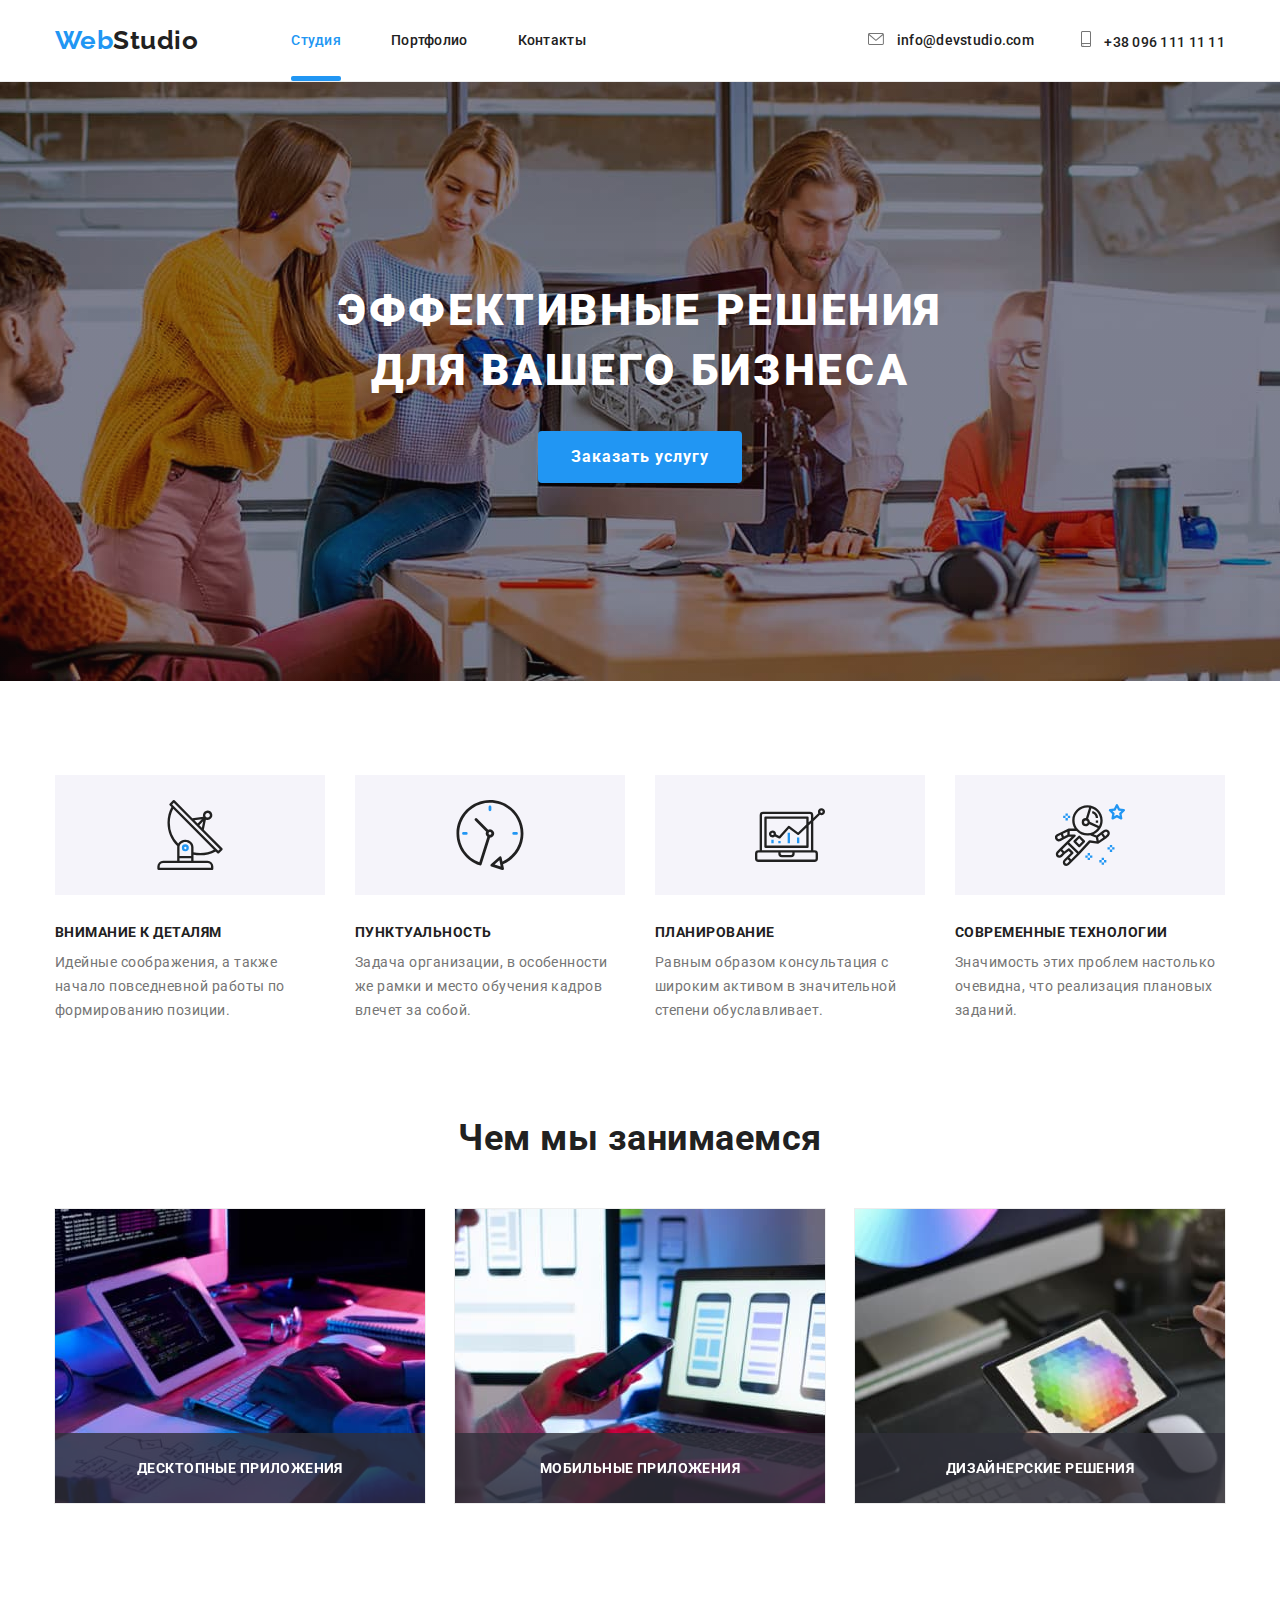
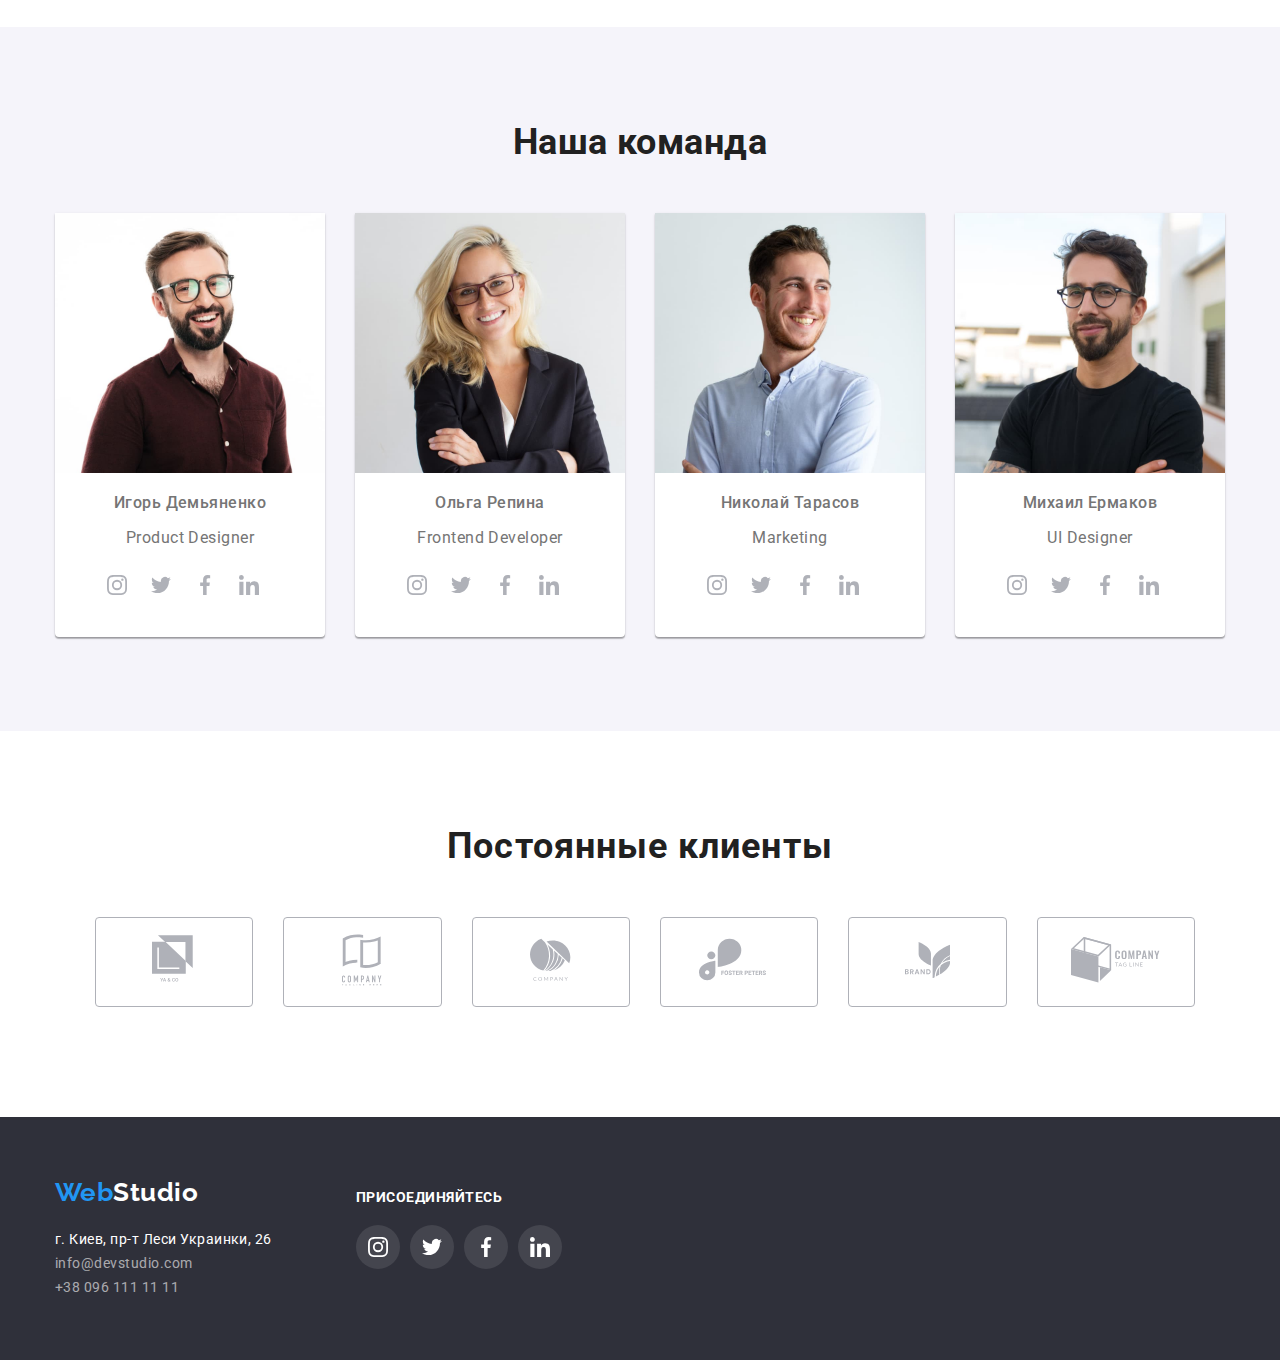
<file: index.html>
<!DOCTYPE html>
<html lang="ru">
  <head>
    <meta charset="UTF-8" />
    <meta name="viewport" content="width=device-width, initial-scale=1.0" />
    <title>Document</title>
    <link href="https://fonts.googleapis.com/css2?family=Raleway:wght@700&family=Roboto:wght@400;500;700;900&display=swap" rel="stylesheet">  
    <link
      rel="stylesheet"
      href="https://cdnjs.cloudflare.com/ajax/libs/modern-normalize/0.6.0/modern-normalize.min.css"
    />
    <link rel="stylesheet" href="./css/styles.css" />
  </head>
  <body>
    <!--Шапка-->
    <header class="header">
      <nav class="container main-nav">
        <a href="./index.html" class="logo">
          Web<span class="logo-span">Studio</span></a
        >
        <ul class="site-nav list">
          <li class="item">
            <a href="./index.html" class="link current">Студия</a>
          </li>
          <li class="item">
            <a href="./portfolio.html" class="link">Портфолио</a>
          </li>
          <li class="item"><a href="" class="link">Контакты</a></li>
        </ul>

        <ul class="auth-nav list">
          <li class="item">
            <a href="mailto:info@devstudio.com" class="link">
              <svg class="link-icon envelope">
                <use href="./images/sprite.svg#icon-envelope"></use>
              </svg>
              info@devstudio.com</a
            >
          </li>
          <li class="item">
            <a href="tel:+380961111111" class="link"
              ><svg class="link-icon smartphone">
                <use href="./images/sprite.svg#icon-smartphone"></use>
              </svg>
              +38 096 111 11 11</a
            >
          </li>
        </ul>
      </nav>
    </header>
    <main>
      <!--Герой-->
      <section class="hero-container">
        <h1 class="hero-title">
          Эффективные решения <br />
          для вашего бизнеса
        </h1>
        <a class="button hero" data-modal-open>Заказать услугу</a>
        <div class="backdrop is-hidden" data-modal>
          <div class="modal">
            <div class="close" data-modal-close></div>
          </div>
        </div>
      </section>

      <!--Особенности-->
      <section class="section features">
        <div class="container">
          <ul class="advantages list">
            <li class="item">
              <div class="advantages-icon">
                <svg class="adv-icon">
                  <use href="./images/sprite.svg#icon-antenna"></use>
                </svg>
              </div>
              <h3 class="title">Внимание к деталям</h3>
              <p class="text">
                Идейные соображения, а также начало повседневной работы по
                формированию позиции.
              </p>
            </li>
            <li class="item">
              <div class="advantages-icon">
                <svg class="adv-icon">
                  <use href="./images/sprite.svg#icon-clock"></use>
                </svg>
              </div>
              <h3 class="title">Пунктуальность</h3>
              <p class="text">
                Задача организации, в особенности же рамки и место обучения
                кадров влечет за собой.
              </p>
            </li>
            <li class="item">
              <div class="advantages-icon">
                <svg class="adv-icon">
                  <use href="./images/sprite.svg#icon-diagram"></use>
                </svg>
              </div>
              <h3 class="title">Планирование</h3>
              <p class="text">
                Равным образом консультация с широким активом в значительной
                степени обуславливает.
              </p>
            </li>
            <li class="item">
              <div class="advantages-icon">
                <svg class="adv-icon">
                  <use href="./images/sprite.svg#icon-astronaut"></use>
                </svg>
              </div>
              <h3 class="title">Современные технологии</h3>
              <p class="text">
                Значимость этих проблем настолько очевидна, что реализация
                плановых заданий.
              </p>
            </li>
          </ul>
        </div>
      </section>
      <!--Чем мы занимаемся-->
      <section class="section task">
        <div class="container">
          <h2 class="section-title">Чем мы занимаемся</h2>
          <ul class="tasks list">
            <li class="item">
              <div class="border">
                <img
                  src="./images/first.jpg"
                  alt="Разработчик печатает код"
                  width="370"
                />
                <div class="title">Десктопные приложения</div>
              </div>
            </li>
            <li class="item">
              <div class="border">
                <img
                  src="./images/second.jpg"
                  alt="Разработчик работает над мобильным приложением"
                  width="370"
                />
                <div class="title">Мобильные приложения</div>
              </div>
            </li>
            <li class="item">
              <div class="border">
                <img
                  src="./images/third.jpg"
                  alt="Дизайнер работает с палитрой на планшете"
                  width="370"
                />
                <div class="title">Дизайнерские решения</div>
              </div>
            </li>
          </ul>
        </div>
      </section>
      <!--Наша команда-->
      <section class="section team">
        <div class="container">
          <h2 class="section-title">Наша команда</h2>
          <ul class="employees list">
            <li class="item">
              <img src="./images/member1.jpg" alt="Член команды" width="270" />
              <h3 class="team-title">Игорь Демьяненко</h3>
              <p lang="en" class="post">Product Designer</p>
              <ul class="social-icon-list">
                <li>
                  <a class="social-icon-link" href="">
                    <svg class="social-icon">
                      <use href="./images/sprite.svg#icon-instagram"></use>
                    </svg>
                  </a>
                </li>
                <li>
                  <a class="social-icon-link" href="">
                    <svg class="social-icon">
                      <use href="./images/sprite.svg#icon-twitter"></use>
                    </svg>
                  </a>
                </li>
                <li>
                  <a class="social-icon-link" href="">
                    <svg class="social-icon">
                      <use href="./images/sprite.svg#icon-facebook"></use>
                    </svg>
                  </a>
                </li>
                <li>
                  <a class="social-icon-link" href="">
                    <svg class="social-icon">
                      <use href="./images/sprite.svg#icon-linkedin"></use>
                    </svg>
                  </a>
                </li>
              </ul>
            </li>
            <li class="item">
              <img src="./images/member2.jpg" alt="Член команды" width="270" />
              <h3 class="team-title">Ольга Репина</h3>
              <p lang="en" class="post">Frontend Developer</p>
              <ul class="social-icon-list">
                <li>
                  <a class="social-icon-link" href="">
                    <svg class="social-icon">
                      <use href="./images/sprite.svg#icon-instagram"></use>
                    </svg>
                  </a>
                </li>
                <li>
                  <a class="social-icon-link" href="">
                    <svg class="social-icon">
                      <use href="./images/sprite.svg#icon-twitter"></use>
                    </svg>
                  </a>
                </li>
                <li>
                  <a class="social-icon-link" href="">
                    <svg class="social-icon">
                      <use href="./images/sprite.svg#icon-facebook"></use>
                    </svg>
                  </a>
                </li>
                <li>
                  <a class="social-icon-link" href="">
                    <svg class="social-icon">
                      <use href="./images/sprite.svg#icon-linkedin"></use>
                    </svg>
                  </a>
                </li>
              </ul>
            </li>
            <li class="item">
              <img src="./images/member3.jpg" alt="Член команды" width="270" />
              <h3 class="team-title">Николай Тарасов</h3>
              <p lang="en" class="post">Marketing</p>
              <ul class="social-icon-list">
                <li>
                  <a class="social-icon-link" href="">
                    <svg class="social-icon">
                      <use href="./images/sprite.svg#icon-instagram"></use>
                    </svg>
                  </a>
                </li>
                <li>
                  <a class="social-icon-link" href="">
                    <svg class="social-icon">
                      <use href="./images/sprite.svg#icon-twitter"></use>
                    </svg>
                  </a>
                </li>
                <li>
                  <a class="social-icon-link" href="">
                    <svg class="social-icon">
                      <use href="./images/sprite.svg#icon-facebook"></use>
                    </svg>
                  </a>
                </li>
                <li>
                  <a class="social-icon-link" href="">
                    <svg class="social-icon">
                      <use href="./images/sprite.svg#icon-linkedin"></use>
                    </svg>
                  </a>
                </li>
              </ul>
            </li>
            <li class="item">
              <img src="./images/member4.jpg" alt="Член команды" width="270" />
              <h3 class="team-title">Михаил Ермаков</h3>
              <p lang="en" class="post">UI Designer</p>
              <ul class="social-icon-list">
                <li>
                  <a class="social-icon-link" href="">
                    <svg class="social-icon">
                      <use href="./images/sprite.svg#icon-instagram"></use>
                    </svg>
                  </a>
                </li>
                <li>
                  <a class="social-icon-link" href="">
                    <svg class="social-icon">
                      <use href="./images/sprite.svg#icon-twitter"></use>
                    </svg>
                  </a>
                </li>
                <li>
                  <a class="social-icon-link" href="">
                    <svg class="social-icon">
                      <use href="./images/sprite.svg#icon-facebook"></use>
                    </svg>
                  </a>
                </li>
                <li>
                  <a class="social-icon-link" href="">
                    <svg class="social-icon">
                      <use href="./images/sprite.svg#icon-linkedin"></use>
                    </svg>
                  </a>
                </li>
              </ul>
            </li>
          </ul>
        </div>
      </section>
      <!-- Клиенты -->
      <section class="permanent-clients">
        <div class="container">
          <h2 class="clients-title">Постоянные клиенты</h2>
          <ul class="permanent-clients-flex">
            <li class="permanent-clients-li">
              <a class="permanent-clients-link" href="">
                <svg class="permanent-clients logo1">
                  <use href="./images/sprite.svg#icon-logo1"></use>
                </svg>
              </a>
            </li>
            <li class="permanent-clients-li">
              <a class="permanent-clients-link" href="">
                <svg class="permanent-clients logo2">
                  <use href="./images/sprite.svg#icon-logo2"></use>
                </svg>
              </a>
            </li>
            <li class="permanent-clients-li">
              <a class="permanent-clients-link" href="">
                <svg class="permanent-clients logo3">
                  <use href="./images/sprite.svg#icon-logo3"></use>
                </svg>
              </a>
            </li>
            <li class="permanent-clients-li">
              <a class="permanent-clients-link" href="">
                <svg class="permanent-clients logo4">
                  <use href="./images/sprite.svg#icon-logo4"></use>
                </svg>
              </a>
            </li>
            <li class="permanent-clients-li">
              <a class="permanent-clients-link" href="">
                <svg class="permanent-clients logo5">
                  <use href="./images/sprite.svg#icon-logo5"></use>
                </svg>
              </a>
            </li>
            <li class="permanent-clients-li">
              <a class="permanent-clients-link" href="">
                <svg class="permanent-clients logo6">
                  <use href="./images/sprite.svg#icon-logo6"></use>
                </svg>
              </a>
            </li>
          </ul>
        </div>
      </section>
    </main>
    <!--Футер-->
    <footer class="footer">
      <div class="container">
        <div class="adress">
          <a href="./index.html" class="logo">
            Web<span class="logo-span-footer">Studio</span></a
          >
          <p class="text">г. Киев, пр-т Леси Украинки, 26</p>
          <a href="mailto:info@devstudio.com" class="link"
            >info@devstudio.com</a
          >
          <br />
          <a href="tel:+380961111111" class="link">+38 096 111 11 11</a>
        </div>
        <div class="footer-invite">
          <h2 class="footer-invite-title">Присоединяйтесь</h2>
          <ul class="footer-icon-list">
            <li class="footer-social-icon">
              <a class="footer-social-link" href="">
                <svg class="social-icon footer-social-item">
                  <use href="./images/sprite.svg#icon-instagram"></use>
                </svg>
              </a>
            </li>
            <li class="footer-social-icon">
              <a class="footer-social-link" href="">
                <svg class="social-icon footer-social-item">
                  <use href="./images/sprite.svg#icon-twitter"></use>
                </svg>
              </a>
            </li>
            <li class="footer-social-icon">
              <a class="footer-social-link" href="">
                <svg class="social-icon footer-social-item">
                  <use href="./images/sprite.svg#icon-facebook"></use>
                </svg>
              </a>
            </li>
            <li class="footer-social-icon">
              <a class="footer-social-link" href="">
                <svg class="social-icon footer-social-item">
                  <use href="./images/sprite.svg#icon-linkedin"></use>
                </svg>
              </a>
            </li>
          </ul>
        </div>
      </div>
    </footer>

    <script src="./JS/modal.js"></script>
  </body>
</html>
</file>
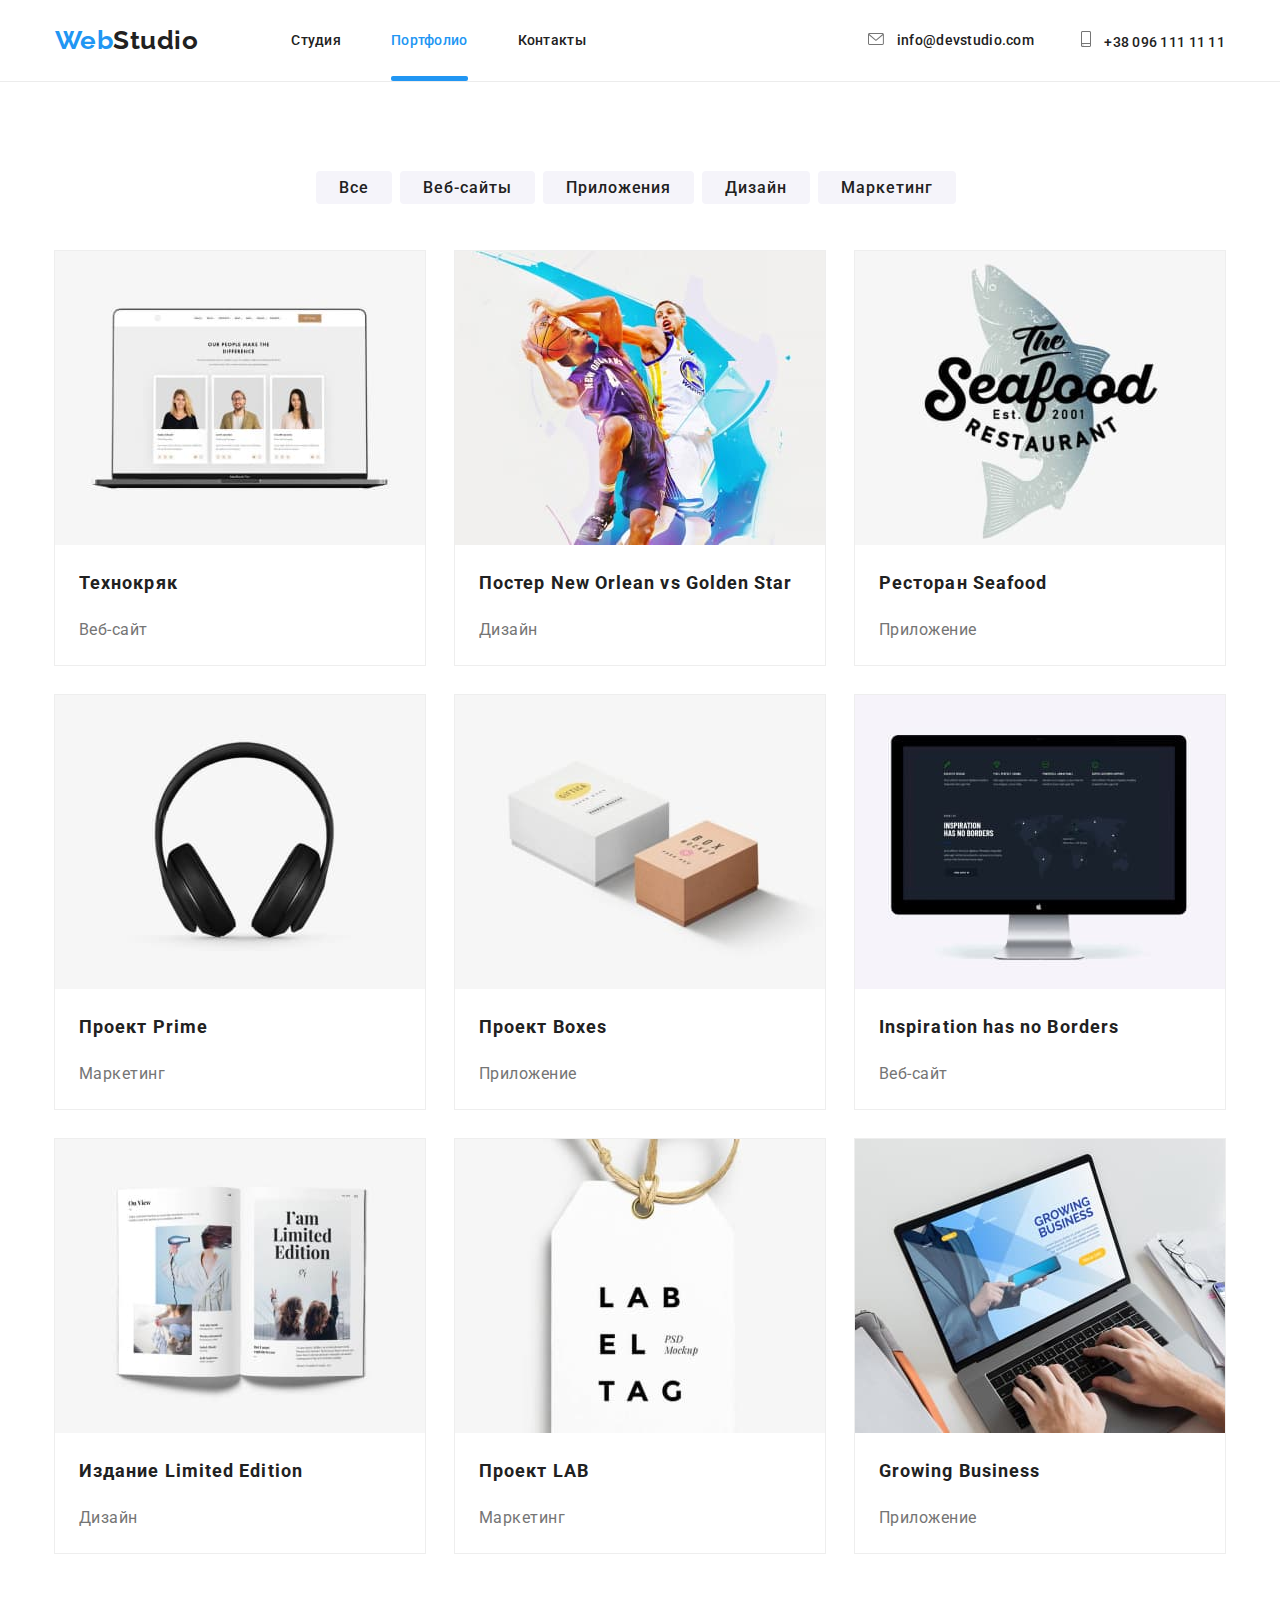
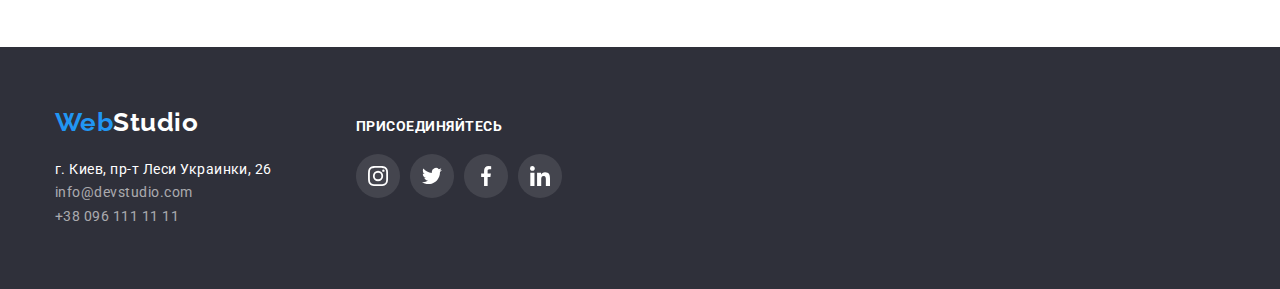
<file: portfolio.html>
<!DOCTYPE html>
<html lang="ru">
  <head>
    <meta charset="UTF-8" />
    <meta name="viewport" content="width=device-width, initial-scale=1.0" />
    <title>Document</title>
    <link
      href="https://fonts.googleapis.com/css2?family=Raleway:wght@700&family=Roboto:wght@400;500;700;900&display=swap"
      rel="stylesheet"
    />
    <link
      rel="stylesheet"
      href="https://cdnjs.cloudflare.com/ajax/libs/modern-normalize/0.6.0/modern-normalize.min.css"
    />
    <link rel="stylesheet" href="./css/styles.css" />
  </head>

  <body>
    <!--Шапка-->
    <header class="header">
      <nav class="container main-nav">
        <a href="./index.html" class="logo">
          Web<span class="logo-span">Studio</span></a
        >
        <ul class="site-nav list">
          <li class="item">
            <a href="./index.html" class="link">Студия</a>
          </li>
          <li class="item">
            <a href="./portfolio.html" class="link current">Портфолио</a>
          </li>
          <li class="item"><a href="" class="link">Контакты</a></li>
        </ul>

        <ul class="auth-nav list">
          <li class="item">
            <a href="mailto:info@devstudio.com" class="link">
              <svg class="link-icon envelope">
                <use href="./images/sprite.svg#icon-envelope"></use>
              </svg>
              info@devstudio.com</a
            >
          </li>
          <li class="item">
            <a href="tel:+380961111111" class="link"
              ><svg class="link-icon smartphone">
                <use href="./images/sprite.svg#icon-smartphone"></use>
              </svg>
              +38 096 111 11 11</a
            >
          </li>
        </ul>
      </nav>
    </header>

    <main>
      <section class="section">
        <div class="container">
          <ul class="portfolio-nav list">
            <li><a href="" class="button">Все</a></li>
            <li><a href="" class="button">Веб-сайты</a></li>
            <li><a href="" class="button">Приложения</a></li>
            <li><a href="" class="button">Дизайн</a></li>
            <li><a href="" class="button">Маркетинг</a></li>
          </ul>
          <ul class="portfolio list">
            <li class="item">
              <a href="" class="link">
                <div class="description">
                  <img
                    src="./images/portfolio1.jpg"
                    alt="Изображение Веб-сайта на ноутбуке"
                  />
                  <div class="des">
                    Lorem ipsum dolor sit amet consectetur adipisicing elit.
                    Similique veritatis voluptas illum adipisci est officiis
                    ipsam quod dicta temporibus maxime debitis molestiae iure
                    laborum in libero placeat, voluptatibus quas eaque?
                  </div>
                </div>

                <h2 class="title">Технокряк</h2>
                <p class="text">Веб-сайт</p>
              </a>
            </li>
            <li class="item">
              <a href="" class="link">
                <div class="description">
                  <img
                    src="./images/portfolio2.jpg"
                    alt="Два баскетболиста борются за мяч"
                  />
                  <div class="des">
                    Lorem ipsum dolor sit amet consectetur adipisicing elit.
                    Eligendi qui dignissimos nesciunt incidunt, debitis, eos
                    officiis vel assumenda illum harum nihil asperiores sunt.
                    Beatae expedita esse qui praesentium! Repellendus, sit!
                  </div>
                </div>
                <h2 class="title">Постер New Orlean vs Golden Star</h2>
                <p class="text">Дизайн</p>
              </a>
            </li>
            <li class="item">
              <a href="" class="link">
                <div class="description">
                  <img
                    src="./images/portfolio3.jpg"
                    alt="Логотип ресторана на фоне рыбы"
                    width="370"
                  />
                  <div class="des">
                    Lorem ipsum dolor sit amet consectetur, adipisicing elit.
                    Temporibus nulla odit, harum provident delectus nesciunt nam
                    vitae suscipit maxime est, alias perferendis ex esse
                    aspernatur omnis aliquid asperiores sed voluptatibus!
                  </div>
                </div>
                <h2 class="title">Ресторан Seafood</h2>
                <p class="text">Приложение</p>
              </a>
            </li>
            <li class="item">
              <a href="" class="link">
                <div class="description">
                  <img
                    src="./images/portfolio4.jpg"
                    alt="Наушники"
                    width="370"
                  />
                  <div class="des">
                    Lorem ipsum dolor sit amet, consectetur adipisicing elit.
                    Cum nulla beatae fugit excepturi voluptatem voluptatibus,
                    consectetur sequi, possimus cumque rem quis dignissimos odio
                    dolore praesentium quas et illum commodi ipsam?
                  </div>
                </div>
                <h2 class="title">Проект Prime</h2>
                <p class="text">Маркетинг</p>
              </a>
            </li>
            <li class="item">
              <a href="" class="link">
                <div class="description">
                  <img
                    src="./images/portfolio5.jpg"
                    alt="Белая и коричневая коробки"
                    width="370"
                  />
                  <div class="des">
                    Lorem ipsum dolor sit amet, consectetur adipisicing elit.
                    Ipsam deserunt saepe facere sunt eum natus debitis rem nam
                    ratione expedita dolorem commodi mollitia soluta, ab
                    voluptatum, quidem suscipit. Natus, totam!
                  </div>
                </div>
                <h2 class="title">Проект Boxes</h2>
                <p class="text">Приложение</p>
              </a>
            </li>
            <li class="item">
              <a href="" class="link">
                <div class="description">
                  <img
                    src="./images/portfolio6.jpg"
                    alt="Изображение Веб-сайта на мониторе"
                    width="370"
                  />
                  <div class="des">
                    Lorem ipsum dolor, sit amet consectetur adipisicing elit.
                    Dolore sunt odit asperiores necessitatibus atque accusantium
                    quod fugit maiores qui. Animi quod deleniti quam sed vel sit
                    quo eum soluta molestiae?
                  </div>
                </div>
                <h2 class="title">Inspiration has no Borders</h2>
                <p class="text">Веб-сайт</p>
              </a>
            </li>
            <li class="item">
              <a href="" class="link">
                <div class="description">
                  <img
                    src="./images/portfolio7.jpg"
                    alt="Развернутый журнал"
                    width="370"
                  />
                  <div class="des">
                    Lorem ipsum dolor sit amet consectetur adipisicing elit.
                    Consequuntur sed unde, facilis consequatur, repellat eos
                    illum quia nobis ut ullam perferendis perspiciatis modi
                    fugit error quo totam optio nemo omnis!
                  </div>
                </div>
                <h2 class="title">Издание Limited Edition</h2>
                <p class="text">Дизайн</p>
              </a>
            </li>
            <li class="item">
              <a href="" class="link">
                <div class="description">
                  <img
                    src="./images/portfolio8.jpg"
                    alt="Бирка с логотипом"
                    width="370"
                  />
                  <div class="des">
                    Lorem ipsum dolor sit amet consectetur adipisicing elit.
                    Porro nemo ipsa expedita quidem adipisci, libero iusto
                    quisquam nobis pariatur accusantium iste ducimus, mollitia
                    totam nesciunt doloribus ex facilis unde aliquam.
                  </div>
                </div>
                <h2 class="title">Проект LAB</h2>
                <p class="text">Маркетинг</p>
              </a>
            </li>
            <li class="item">
              <a href="" class="link">
                <div class="description">
                  <img
                    src="./images/portfolio9.jpg"
                    alt="Человек печатает за ноутбуком"
                    width="370"
                  />
                  <div class="des">
                    Lorem ipsum dolor sit amet consectetur adipisicing elit. Vel
                    mollitia quis magni cupiditate quae soluta doloribus laborum
                    at! Vel maiores optio repellat impedit rerum autem
                    distinctio provident magnam voluptate unde!
                  </div>
                </div>
                <h2 class="title">Growing Business</h2>
                <p class="text">Приложение</p>
              </a>
            </li>
          </ul>
        </div>
      </section>
    </main>

    <!--Футер-->
    <footer class="footer">
      <div class="container">
        <div class="adress">
          <a href="./index.html" class="logo">
            Web<span class="logo-span-footer">Studio</span></a
          >
          <p class="text">г. Киев, пр-т Леси Украинки, 26</p>
          <a href="mailto:info@devstudio.com" class="link"
            >info@devstudio.com</a
          >
          <br />
          <a href="tel:+380961111111" class="link">+38 096 111 11 11</a>
        </div>
        <div class="footer-invite">
          <h2 class="footer-invite-title">Присоединяйтесь</h2>
          <ul class="footer-icon-list">
            <li class="footer-social-icon">
              <a class="footer-social-link" href="">
                <svg class="social-icon footer-social-item">
                  <use href="./images/sprite.svg#icon-instagram"></use>
                </svg>
              </a>
            </li>
            <li class="footer-social-icon">
              <a class="footer-social-link" href="">
                <svg class="social-icon footer-social-item">
                  <use href="./images/sprite.svg#icon-twitter"></use>
                </svg>
              </a>
            </li>
            <li class="footer-social-icon">
              <a class="footer-social-link" href="">
                <svg class="social-icon footer-social-item">
                  <use href="./images/sprite.svg#icon-facebook"></use>
                </svg>
              </a>
            </li>
            <li class="footer-social-icon">
              <a class="footer-social-link" href="">
                <svg class="social-icon footer-social-item">
                  <use href="./images/sprite.svg#icon-linkedin"></use>
                </svg>
              </a>
            </li>
          </ul>
        </div>
      </div>
    </footer>
  </body>
</html>
</file>
<file: css/styles.css>
/* background #FFFFFF */
/* accent #2196f3 */
/* background footer #2F303A */
/* title #212121 */
/* text #757575 */
/* outline: 2px solid tomato; */
:root {
  --accent-colour: #2196f3;
  --title-colour: #212121;
  --text-colour: #757575;
  --primary-white-colour: #ffffff;
  --footer-bg-colour: #2f303a;
}

body {
  background-color: var(--primary-white-colour);
  color: var(--text-colour);
  font-family: Roboto, sans-serif;
  letter-spacing: 0.03em;
}

.container {
  width: 1200px;

  margin-left: auto;
  margin-right: auto;
  padding-left: 15px;
  padding-right: 15px;
  margin-top: 0px;
}

/* logo */
.logo {
  color: var(--accent-colour);
  font-family: Raleway, serif;
  font-size: 26px;
  line-height: 1.19;
  font-weight: 700;
  text-decoration: none;

  display: flex;
  padding-top: 24px;
  padding-bottom: 25px;
  justify-items: flex-start;
}

.logo-span {
  color: var(--title-colour);
  font-family: Raleway, serif;
  font-size: 26px;
  line-height: 1.19;
  font-weight: 700;
  text-decoration: none;
}

.list {
  list-style: none;
  padding: 0;
  margin: 0;
}

.main-nav {
  display: flex;
  align-items: center;
}

/* site nav */
.site-nav .link,
.auth-nav .link {
  color: var(--title-colour);
  letter-spacing: 0.02em;
  font-weight: 500;
  font-size: 14px;
  line-height: 1.14;
  text-decoration: none;

  display: block;

  padding-top: 16px;
  padding-bottom: 16px;
  transition-property: color;
  transition-duration: 250ms;
  transition-timing-function: cubic-bezier(0.4, 0, 0.2, 1);
}

.link-icon {
  fill: var(--text-colour);
  margin-right: 10px;
  transition-property: fill;
  transition-duration: 250ms;
  transition-timing-function: cubic-bezier(0.4, 0, 0.2, 1);
}

.auth-nav .link:hover .link-icon {
  fill: var(--accent-colour);
}

.envelope {
  height: 12px;
  width: 16px;
}
.smartphone {
  height: 16px;
  width: 10px;
}

.site-nav {
  display: flex;
  justify-items: flex-start;
  margin-left: 93px;
  align-items: center;
}

.auth-nav {
  display: flex;
  justify-items: flex-end;
  margin-left: auto;

  align-items: center;
}

.site-nav .item:not(:last-child) {
  margin-right: 50px;
}

.auth-nav .item + .item {
  margin-left: 47px;
}

.site-nav .link:hover,
.site-nav .link:focus {
  color: var(--accent-colour);
}

.auth-nav .link:hover,
.auth-nav .link:focus {
  color: var(--accent-colour);
}

.site-nav .link.current {
  color: var(--accent-colour);
  position: relative;
  padding-bottom: 32px;
  padding-top: 33px;
}

.current::after {
  content: "";
  display: block;
  width: 100%;
  height: 5px;

  position: absolute;
  left: 0px;
  bottom: 0px;

  background: #2196f3;
  border-radius: 2px;
}

/* .hero {
  margin-bottom: 200px;
} */

/* Hero */

.hero-title {
  color: var(--primary-white-colour);
  font-weight: 900;
  font-size: 44px;
  line-height: 1.36;

  letter-spacing: 0.06em;
  text-transform: uppercase;

  margin-top: 0px;
  margin-bottom: 30px;
  padding-top: 200px;
}

.hero-container {
  background-color: rgba(47, 48, 58, 0.1);
  background-image: linear-gradient(
      to left,
      rgba(47, 48, 58, 0.1),
      rgba(47, 48, 58, 0.1)
    ),
    url(../images/фон.jpg);

  background-repeat: no-repeat;
  background-position: center;
  background-size: cover;
  text-align: center;
  max-width: 1600px;
  height: 600px;
  margin-left: auto;
  margin-right: auto;
}

/* Section */

.section-title {
  color: var(--title-colour);
  font-weight: 700;
  font-size: 36px;
  line-height: 1.17;
  text-align: center;

  margin-bottom: 50px;
  margin-top: 0px;
}
.section {
  padding-top: 94px;
  padding-bottom: 94px;
}
.transparent-title {
  color: transparent;
  margin-top: 0px;
}

/* преимущества */

/* .features {
  padding-top: 94px;
} */

.advantages .title {
  color: var(--title-colour);
  font-weight: 700;
  font-size: 14px;
  line-height: 1.14;
  text-transform: uppercase;
}

.advantages {
  display: flex;
}

.advantages .item:not(:last-child) {
  margin-right: 30px;
}

.advantages .item {
  width: 270px;
}

.advantages-icon {
  background-color: #f5f4fa;
  width: 270px;
  height: 120px;
  padding-top: 25px;
  padding-bottom: 25px;
  padding-left: 100px;
  padding-right: 100px;
  margin-bottom: 30px;
}

.adv-icon {
  width: 70px;
  height: 70px;
}

.title {
  margin-top: 0px;
  margin-bottom: 10px;
}
.text {
  margin-top: 0px;
  margin-bottom: 0px;
}
.advantages .text,
.footer .text {
  font-size: 14px;
  line-height: 1.71;
}
/* чем занимаемся */

.tasks {
  display: flex;
  flex-wrap: wrap;
  font-size: 0;
}
.task {
  padding-top: 0px;
}
.border {
  position: relative;
}
.border .title {
  position: absolute;

  width: 100%;
  height: 70px;
  /* outline: 1px solid red; */
  background: rgba(47, 48, 58, 0.8);

  font-family: Roboto;

  font-weight: bold;
  font-size: 14px;
  line-height: 16px;
  text-align: center;
  letter-spacing: 0.03em;
  text-transform: uppercase;
  margin: 0;
  padding-top: 27px;
  color: var(--primary-white-colour);

  transform: translateY(-100%);
}

.team {
  background-color: #f5f4fa;
}

.team .team-title {
  font-weight: 500;
  font-size: 16px;
  line-height: 1.19;
  text-align: center;
}
.team p {
  text-align: center;
}
.employees {
  display: flex;
}
.employees .item {
  width: calc((100% - 30px * 3) / 4);
  margin-right: 30px;
  padding-bottom: 30px;
  box-shadow: 0px 1px 3px rgba(0, 0, 0, 0.12), 0px 1px 1px rgba(0, 0, 0, 0.14),
    0px 2px 1px rgba(0, 0, 0, 0.2);
  border-radius: 0px 0px 4px 4px;
  background-color: var(--primary-white-colour);
}

.post {
  font-weight: 400;
  font-size: 16px;
  line-height: 1.19;
  text-align: center;
}

/* Футер */
.footer {
  background-color: var(--footer-bg-colour);
  color: var(--primary-white-colour);
  display: flex;
  align-items: center;
}
.footer .logo {
  padding-bottom: 20px;
  justify-items: flex-start;

  padding-top: 0px;
}
.footer .container {
  display: flex;
}

.logo-span-footer {
  color: var(--primary-white-colour);
  font-family: Raleway, serif;
  font-size: 26px;
  line-height: 1.19;
  font-weight: 700;
  text-decoration: none;
}
.footer .link {
  font-size: 14px;
  line-height: 1.71;
  color: rgba(255, 255, 255, 0.6);
  text-decoration: none;

  margin-top: 9px;
}

.adress {
  padding-bottom: 60px;
  width: 231px;
  margin-right: 70px;

  margin-top: 60px;
}

.header {
  outline: 1px solid #ececec;
}

.footer-invite {
  width: 206px;
  height: 80px;
  margin-top: 60px;
}
.footer-icon-list {
  display: flex;
  list-style: none;
  padding: 0px;
  margin: 0px;
  justify-content: start;
}

.footer-social-icon {
  margin-right: 10px;
  width: 44px;
  height: 44px;
}
.footer-invite-title {
  font-family: "Roboto", sans-serif;
  font-style: normal;
  font-weight: bold;
  font-size: 14px;
  line-height: 16px;
  text-transform: uppercase;
  margin-bottom: 20px;
  color: var(--primary-white-colour);

  margin-bottom: 20px;
}
.footer-social-link {
  display: flex;
  justify-content: center;
  align-items: center;
  width: 44px;
  height: 44px;
  background-color: rgba(255, 255, 255, 0.1);
  border-radius: 50%;

  transition-property: background-color;
  transition-duration: 250ms;
  transition-timing-function: cubic-bezier(0.4, 0, 0.2, 1);
}

.footer-social-link:hover {
  background-color: var(--accent-colour);
}

/* Button */
.button {
  color: var(--primary-white-colour);
  background-color: var(--accent-colour);
  font-size: 16px;
  line-height: 1.87;
  letter-spacing: 0.06em;
  font-weight: 700;
  text-decoration: none;
  border-radius: 4px;
  padding: 10px 32px;
  text-align: center;
  border: 1px solid transparent;
  display: inline-block;
  min-width: 200px;
}
/* .hero {
  outline: 2px solid tomato;
} */

.backdrop {
  position: fixed;
  left: 0;
  top: 0;
  width: 100%;
  height: 100%;
  background-color: rgba(0, 0, 0, 0.5);

  opacity: 1;

  transition: opacity 250ms cubic-bezier(0.4, 0, 0.2, 1);
}
.backdrop.is-hidden {
  opacity: 0;
  pointer-events: none;
}

.backdrop.is-hidden .modal {
  transform: scale(0.9);
  transform: translate(-50%, -50%);
}

.modal {
  position: absolute;
  left: 50%;
  top: 50%;
  width: 528px;
  height: 581px;
  background-color: var(--primary-white-colour);

  background-position: right top;
  transform: translate(-50%, -50%) scale(1);
  transition: transform 250ms cubic-bezier(0.4, 0, 0.2, 1);
}

.close {
  display: block;
  background-image: url(../images/close.svg);
  background-repeat: no-repeat;

  height: 30px;
  width: 30px;
  margin-top: 8px;
  margin-right: 8px;
  margin-left: auto;
}

.portfolio-nav .button {
  font-weight: 500;
  font-size: 16px;
  line-height: 1.62;
  padding: 6px 22px;
  background-color: #f5f4fa;
  color: var(--title-colour);
  margin-right: 8px;
  display: inline;
  transition-property: color, background-color, box-shadow;
  transition-duration: 250ms;
  transition-timing-function: cubic-bezier(0.4, 0, 0.2, 1);
}

.portfolio .title {
  font-weight: 700;
  font-size: 18px;
  line-height: 2;
  letter-spacing: 0.06em;
  text-decoration: none;
  color: var(--title-colour);
  padding: 20px 24px 4px;
}

.portfolio .text {
  font-size: 16px;
  line-height: 1.87;
  color: var(--text-colour);
  padding: 0px 24px 20px;
}

.portfolio .link {
  text-decoration: none;
  background-color: black;
}

.portfolio .item:hover {
  box-shadow: 0px 1px 1px rgba(0, 0, 0, 0.12), 0px 4px 4px rgba(0, 0, 0, 0.06),
    1px 4px 6px rgba(0, 0, 0, 0.16);
}

.portfolio-nav .button:hover,
.portfolio-nav .button:focus {
  color: var(--primary-white-colour);
  background-color: var(--accent-colour);
  box-shadow: 0px 3px 1px rgba(0, 0, 0, 0.1), 0px 1px 2px rgba(0, 0, 0, 0.08),
    0px 2px 2px rgba(0, 0, 0, 0.12);
}
.container .portfolio-nav {
  display: flex;
  flex-wrap: wrap;
  justify-content: center;

  margin-left: auto;
  margin-right: auto;

  padding-bottom: 50px;
}
.portfolio {
  display: flex;
  flex-wrap: wrap;
  /* background-color: chartreuse; */
  font-size: 0;
}

.description {
  overflow: hidden;
  position: relative;
}
/* .description::before {
  content: "";
  display: inline-block;
  position: absolute;
  top: 0;
  bottom: 20%;
  width: 100%;
  height: 100%;
  outline: 1px solid red;
  background-color: rgba(33, 150, 243, 0.5);

  transform: translateX(-100%);
  transition: transform 250ms cubic-bezier(0.4, 0, 0.2, 1);
} */

.des {
  position: absolute;
  /* top: 0;
  bottom: 30%;
  width: 100%;*/
  height: 100%;
  /* outline: 1px solid red; */
  background-color: rgba(33, 150, 243, 0.9);

  font-family: Roboto;
  font-size: 18px;
  line-height: 1.56;
  letter-spacing: 0.03em;
  color: #ffffff;
  padding-top: 63px;
  padding-left: 24px;
  padding-right: 24px;

  transform: translateY(0);
  transition: transform 250ms cubic-bezier(0.4, 0, 0.2, 1);
}
.portfolio .item:hover {
  box-shadow: 0px 1px 1px rgba(0, 0, 0, 0.12), 0px 4px 4px rgba(0, 0, 0, 0.06),
    1px 4px 6px rgba(0, 0, 0, 0.16);
}
.portfolio .item:hover .des {
  transform: translateY(-100%);
}

/* .portfolio .item {
  position: relative;
} */

.portfolio .item,
.tasks .item {
  width: calc((100% - 30px * 2) / 3);
  margin-right: 30px;
  margin-bottom: 30px;
  outline: 1px solid #eeeeee;
}

.portfolio .item:nth-child(3n) {
  margin-right: 0px;
}

.tasks .item:nth-child(3n) {
  margin-right: 0px;
}
.portfolio .item:nth-last-child(-n + 3) {
  margin-bottom: 0px;
}

.social-icon-list {
  display: flex;
  /* justify-content: center; */
  list-style: none;
}

.social-icon {
  width: 20px;
  height: 20px;
  fill: #afb1b8;
  transition-property: fill;
  transition-duration: 250ms;
  transition-timing-function: cubic-bezier(0.4, 0, 0.2, 1);
}

.social-icon-link:hover .social-icon {
  fill: var(--primary-white-colour);
}

.social-icon-link:hover {
  background-color: var(--accent-colour);
}

.social-icon-link {
  /* outline: 2px solid tomato; */
  display: flex;
  justify-content: center;
  align-items: center;
  width: 44px;
  height: 44px;
  /* background-color: var(--title-colour); */
  border-radius: 50%;

  transition: background-color 1250ms cubic-bezier(0.4, 0, 0.2, 1);
}

.social-icon-list {
  display: flex;
  /* justify-content: center; */
  list-style: none;
}
/* Наши клиенты */

.permanent-clients {
  padding-top: 94px;
  padding-bottom: 94px;
}

.clients-title {
  margin-bottom: 50px;
  font-family: "Roboto", sans-serif;
  font-style: normal;
  font-weight: bold;
  font-size: 36px;
  line-height: 42px;
  text-align: center;
  letter-spacing: 0.03em;
  color: var(--title-colour);
  margin-top: 0px;
}

.permanent-clients-flex {
  display: flex;
}

.permanent-clients-li {
  width: 170px;
  height: 90px;
  border: 1px solid #afb1b8;
  box-sizing: border-box;
  border-radius: 4px;
  margin-right: 30px;
  display: flex;
  justify-content: center;
  align-items: center;
  transition-property: border;
  transition-duration: 250ms;
  transition-timing-function: cubic-bezier(0.4, 0, 0.2, 1);
}
.permanent-clients {
  fill: #afb1b8;
  transition-property: fill;
  transition-duration: 250ms;
  transition-timing-function: cubic-bezier(0.4, 0, 0.2, 1);
}

.logo5 {
  width: 45px;
}

.logo1 {
  width: 45px;
}

.logo2 {
  width: 40px;
}

.logo3 {
  width: 41px;
}

.logo4 {
  width: 80px;
}
.logo6 {
  width: 89px;
}

.permanent-clients-li:hover .permanent-clients {
  fill: var(--accent-colour);
}

.permanent-clients-li:hover {
  background-color: #ffffff;
  border: 1px solid var(--accent-colour);
}

.footer-social-item {
  fill: var(--primary-white-colour);
}
</file>
